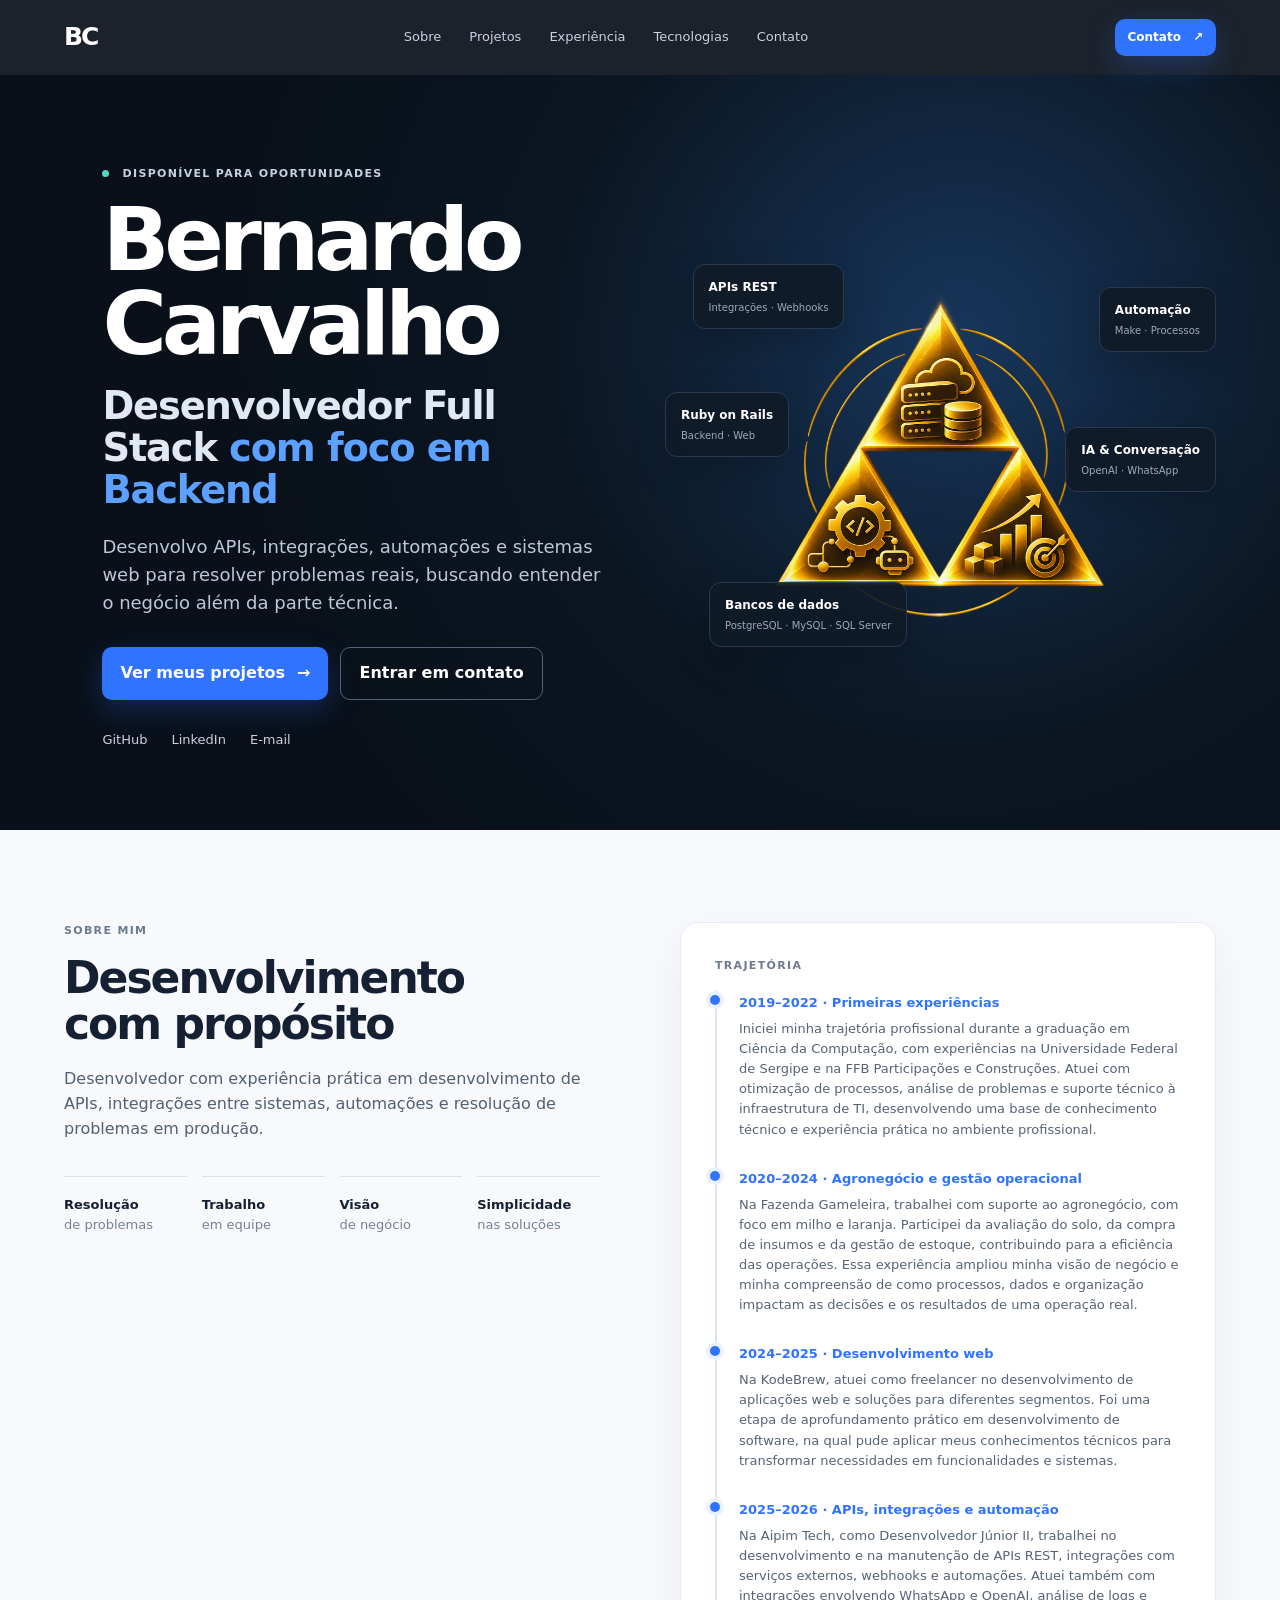
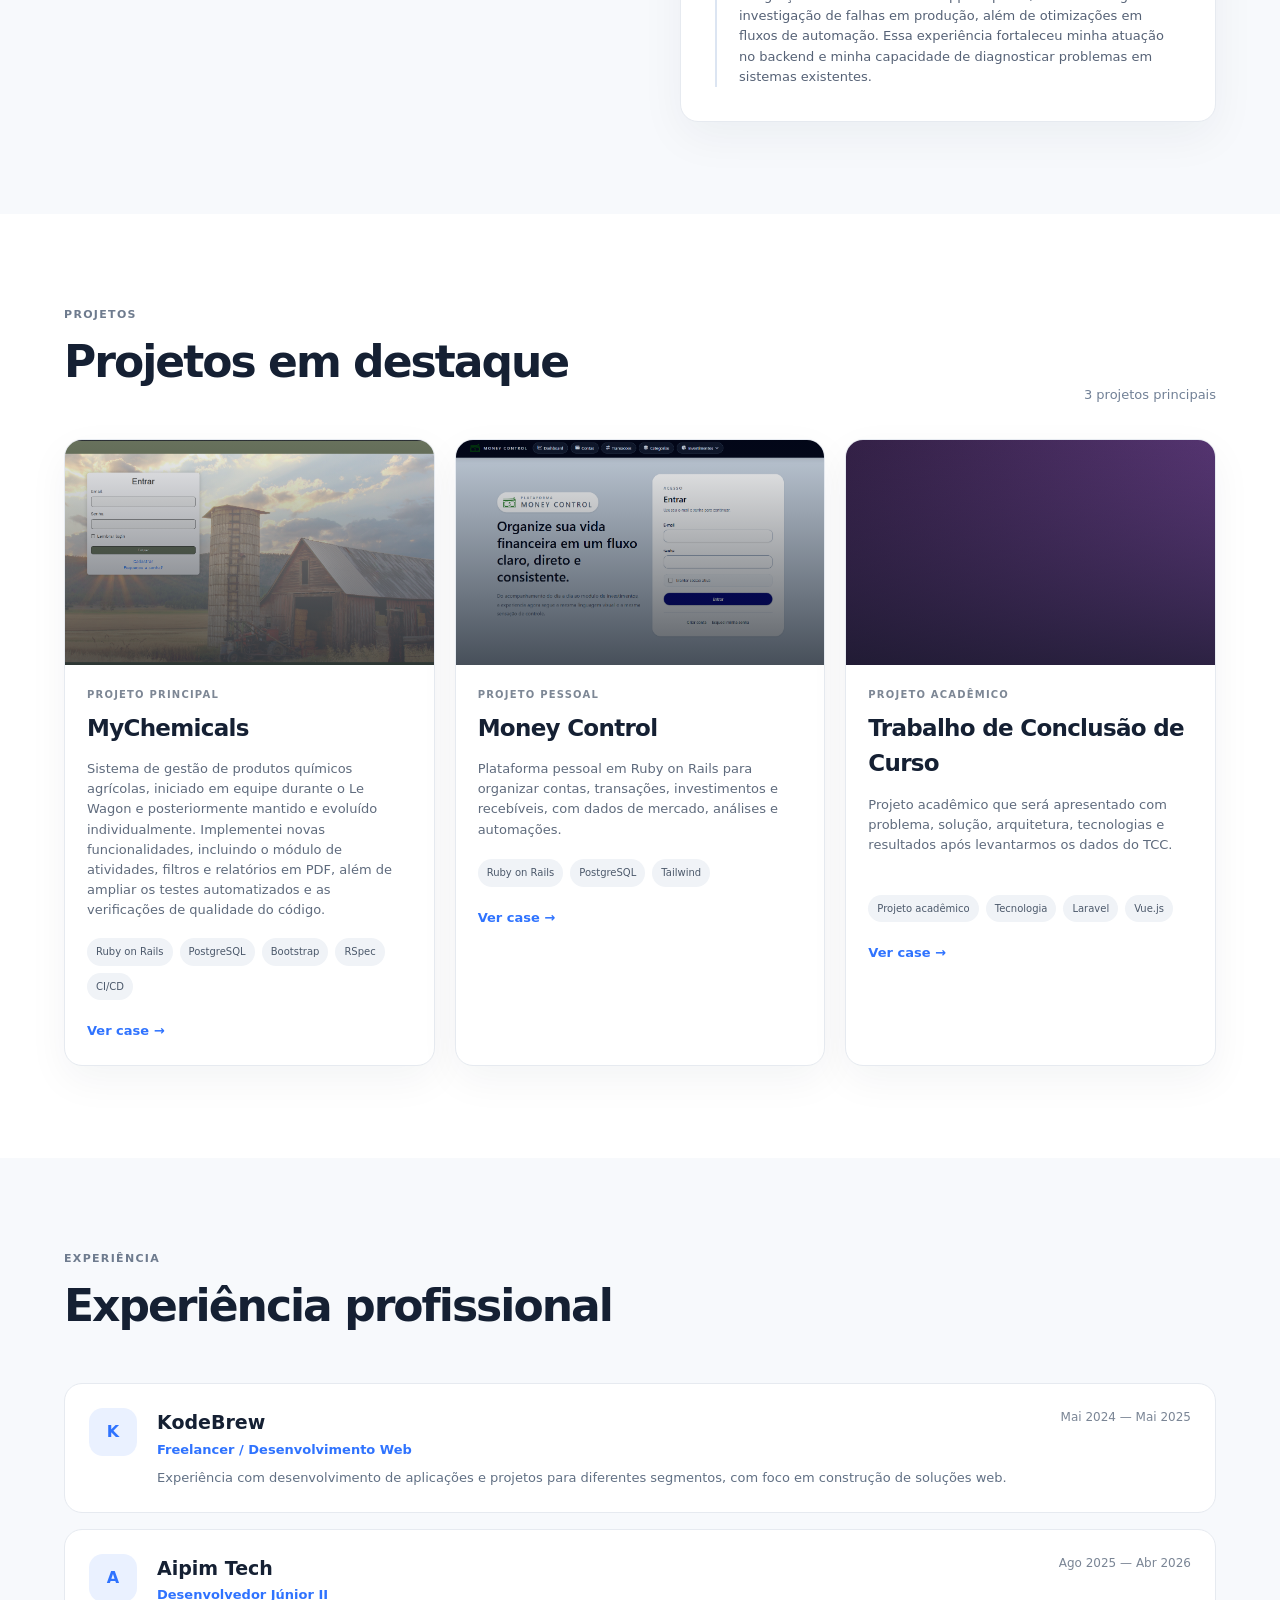
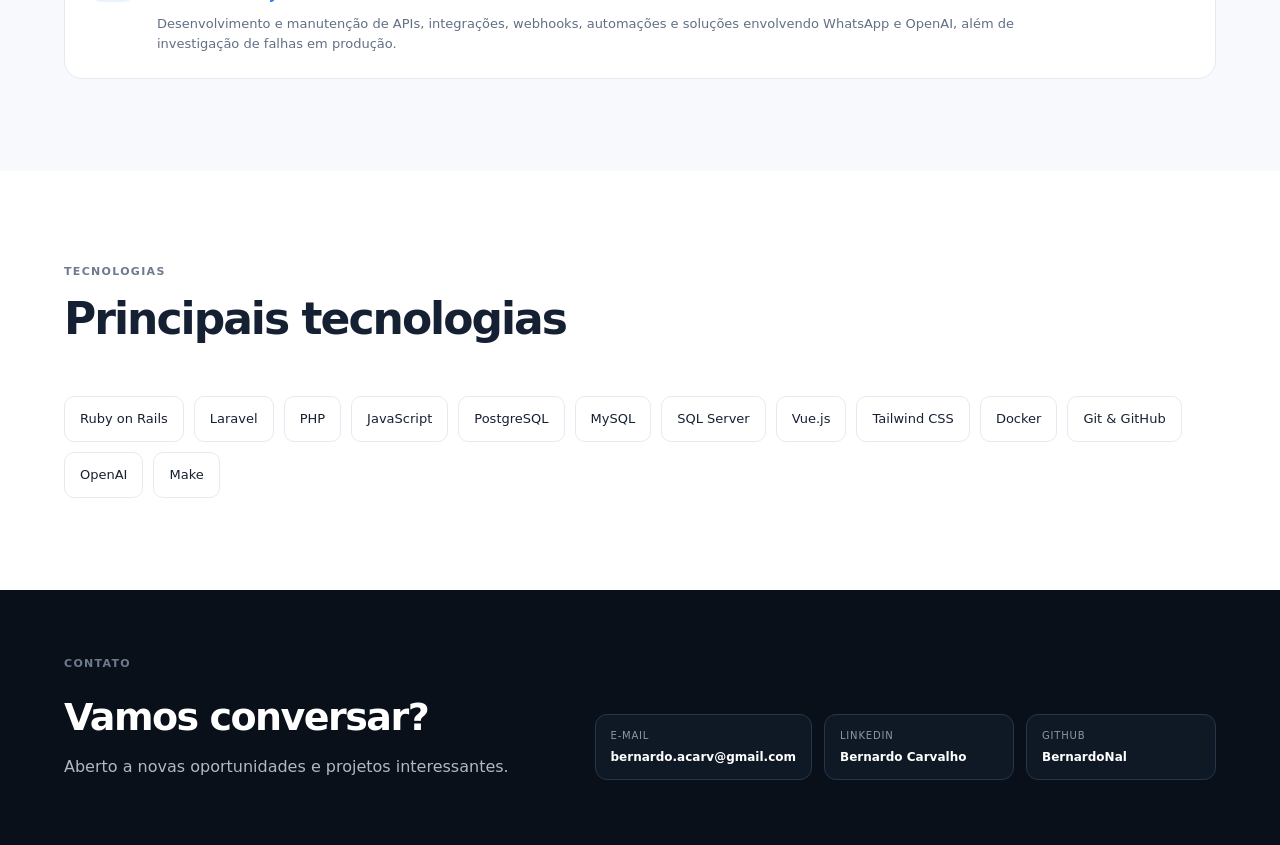
<file: index.html>
<!doctype html>
<html lang="pt-BR">
<head>
  <meta charset="utf-8" />
  <meta name="viewport" content="width=device-width, initial-scale=1" />
  <meta name="description" content="Portfólio de Bernardo Carvalho — Desenvolvedor Full Stack com foco em Backend." />
  <title>Bernardo Carvalho — Desenvolvedor Full Stack</title>
  <link rel="stylesheet" href="styles.css" />
</head>
<body>
  <header class="site-header">
    <a class="brand" href="#top" aria-label="Início">BC</a>
    <nav class="nav" aria-label="Navegação principal">
      <a href="#sobre">Sobre</a>
      <a href="#projetos">Projetos</a>
      <a href="#experiencia">Experiência</a>
      <a href="#tecnologias">Tecnologias</a>
      <a href="#contato">Contato</a>
    </nav>
    <a class="button button-small" href="#contato">Contato <span>↗</span></a>
  </header>

  <main id="top">
    <section class="hero section">
      <div class="hero-copy">
        <p class="eyebrow"><span class="status-dot"></span> DISPONÍVEL PARA OPORTUNIDADES</p>
        <h1>Bernardo<br />Carvalho</h1>
        <h2>Desenvolvedor Full Stack <span>com foco em Backend</span></h2>
        <p class="lead">Desenvolvo APIs, integrações, automações e sistemas web para resolver problemas reais, buscando entender o negócio além da parte técnica.</p>
        <div class="hero-actions">
          <a class="button" href="#projetos">Ver meus projetos <span>→</span></a>
          <a class="button button-ghost" href="#contato">Entrar em contato</a>
        </div>
        <div class="socials">
          <a href="https://github.com/BernardoNal" aria-label="GitHub">GitHub</a>
          <a href="https://www.linkedin.com/in/bernardo-carvalho-bac/" aria-label="LinkedIn">LinkedIn</a>
          <a href="mailto:bernardo.carvalho.bac@gmail.com" aria-label="E-mail">E-mail</a>
        </div>
      </div>
      <div class="hero-visual" aria-label="Resumo visual das principais competências">
        <div class="profile-placeholder" aria-label="Triforce dourada representando tecnologia e crescimento">
          <img class="profile-image" src="images/Triforce%20Dourada%20de%20Tecnologia%20e%20Crescimento.png" alt="Triforce dourada com símbolos de tecnologia, dados e crescimento" />
        </div>
        <div class="tech-card card-one"><strong>APIs REST</strong><span>Integrações · Webhooks</span></div>
        <div class="tech-card card-two"><strong>Ruby on Rails</strong><span>Backend · Web</span></div>
        <div class="tech-card card-three"><strong>Automação</strong><span>Make · Processos</span></div>
        <div class="tech-card card-four"><strong>IA & Conversação</strong><span>OpenAI · WhatsApp</span></div>
        <div class="tech-card card-five"><strong>Bancos de dados</strong><span>PostgreSQL · MySQL · SQL Server</span></div>
      </div>
    </section>

    <section id="sobre" class="section section-light split">
      <div>
        <p class="eyebrow">SOBRE MIM</p>
        <h2>Desenvolvimento<br />com propósito</h2>
        <p>Desenvolvedor com experiência prática em desenvolvimento de APIs, integrações entre sistemas, automações e resolução de problemas em produção.</p>
        <div class="pill-grid">
          <div><strong>Resolução</strong><span>de problemas</span></div>
          <div><strong>Trabalho</strong><span>em equipe</span></div>
          <div><strong>Visão</strong><span>de negócio</span></div>
          <div><strong>Simplicidade</strong><span>nas soluções</span></div>
        </div>
      </div>
      <div class="timeline-card">
        <p class="eyebrow">TRAJETÓRIA</p>
        <div class="timeline">
          <div>
            <b>2019–2022 · Primeiras experiências</b>
            <p>Iniciei minha trajetória profissional durante a graduação em Ciência da Computação, com experiências na Universidade Federal de Sergipe e na FFB Participações e Construções. Atuei com otimização de processos, análise de problemas e suporte técnico à infraestrutura de TI, desenvolvendo uma base de conhecimento técnico e experiência prática no ambiente profissional.</p>
          </div>
          <div>
            <b>2020–2024 · Agronegócio e gestão operacional</b>
            <p>Na Fazenda Gameleira, trabalhei com suporte ao agronegócio, com foco em milho e laranja. Participei da avaliação do solo, da compra de insumos e da gestão de estoque, contribuindo para a eficiência das operações. Essa experiência ampliou minha visão de negócio e minha compreensão de como processos, dados e organização impactam as decisões e os resultados de uma operação real.</p>
          </div>
          <div>
            <b>2024–2025 · Desenvolvimento web</b>
            <p>Na KodeBrew, atuei como freelancer no desenvolvimento de aplicações web e soluções para diferentes segmentos. Foi uma etapa de aprofundamento prático em desenvolvimento de software, na qual pude aplicar meus conhecimentos técnicos para transformar necessidades em funcionalidades e sistemas.</p>
          </div>
          <div>
            <b>2025–2026 · APIs, integrações e automação</b>
            <p>Na Aipim Tech, como Desenvolvedor Júnior II, trabalhei no desenvolvimento e na manutenção de APIs REST, integrações com serviços externos, webhooks e automações. Atuei também com integrações envolvendo WhatsApp e OpenAI, análise de logs e investigação de falhas em produção, além de otimizações em fluxos de automação. Essa experiência fortaleceu minha atuação no backend e minha capacidade de diagnosticar problemas em sistemas existentes.</p>
          </div>
        </div>
      </div>
    </section>

    <section id="projetos" class="section">
      <div class="section-heading">
        <div><p class="eyebrow">PROJETOS</p><h2>Projetos em destaque</h2></div>
        <span class="muted">3 projetos principais</span>
      </div>
      <div class="project-grid">
        <article class="project-card featured">
          <div class="project-image image-mychemicals"></div>
          <div class="project-body">
            <p class="project-kicker">PROJETO PRINCIPAL</p>
            <h3>MyChemicals</h3>
            <p>Sistema de gestão de produtos químicos agrícolas, iniciado em equipe durante o Le Wagon e posteriormente mantido e evoluído individualmente. Implementei novas funcionalidades, incluindo o módulo de atividades, filtros e relatórios em PDF, além de ampliar os testes automatizados e as verificações de qualidade do código.</p>
            <div class="tags"><span>Ruby on Rails</span><span>PostgreSQL</span><span>Bootstrap</span><span>RSpec</span><span>CI/CD</span></div>
            <a href="projetos/mychemicals.html">Ver case →</a>
          </div>
        </article>
        <article class="project-card">
          <div class="project-image image-money"></div>
          <div class="project-body">
            <p class="project-kicker">PROJETO PESSOAL</p>
            <h3>Money Control</h3>
            <p>Plataforma pessoal em Ruby on Rails para organizar contas, transações, investimentos e recebíveis, com dados de mercado, análises e automações.</p>
            <div class="tags"><span>Ruby on Rails</span><span>PostgreSQL</span><span>Tailwind</span></div>
            <a href="projetos/money-control.html">Ver case →</a>
          </div>
        </article>
        <article class="project-card">
          <div class="project-image image-tcc"></div>
          <div class="project-body">
            <p class="project-kicker">PROJETO ACADÊMICO</p>
            <h3>Trabalho de Conclusão de Curso</h3>
            <p>Projeto acadêmico que será apresentado com problema, solução, arquitetura, tecnologias e resultados após levantarmos os dados do TCC.</p>
            <div class="tags"><span>Projeto acadêmico</span><span>Tecnologia</span><span>Laravel</span><span>Vue.js</span></div>
            <a href="#contato">Ver case →</a>
          </div>
        </article>
      </div>
    </section>

    <section id="experiencia" class="section section-light">
      <div class="section-heading"><div><p class="eyebrow">EXPERIÊNCIA</p><h2>Experiência profissional</h2></div></div>
      <div class="experience-list">
        <article class="experience-card">
          <div class="experience-mark">K</div>
          <div><h3>KodeBrew</h3><p class="role">Freelancer / Desenvolvimento Web</p><p>Experiência com desenvolvimento de aplicações e projetos para diferentes segmentos, com foco em construção de soluções web.</p></div>
          <span class="date">Mai 2024 — Mai 2025</span>
        </article>
        <article class="experience-card">
          <div class="experience-mark">A</div>
          <div><h3>Aipim Tech</h3><p class="role">Desenvolvedor Júnior II</p><p>Desenvolvimento e manutenção de APIs, integrações, webhooks, automações e soluções envolvendo WhatsApp e OpenAI, além de investigação de falhas em produção.</p></div>
          <span class="date">Ago 2025 — Abr 2026</span>
        </article>
      </div>
    </section>

    <section id="tecnologias" class="section">
      <div class="section-heading"><div><p class="eyebrow">TECNOLOGIAS</p><h2>Principais tecnologias</h2></div></div>
      <div class="tech-list">
        <span>Ruby on Rails</span><span>Laravel</span><span>PHP</span><span>JavaScript</span><span>PostgreSQL</span><span>MySQL</span><span>SQL Server</span><span>Vue.js</span><span>Tailwind CSS</span><span>Docker</span><span>Git & GitHub</span><span>OpenAI</span><span>Make</span>
      </div>
    </section>
  </main>

  <footer id="contato" class="footer">
    <div><p class="eyebrow">CONTATO</p><h2>Vamos conversar?</h2><p>Aberto a novas oportunidades e projetos interessantes.</p></div>
    <div class="contact-links">
      <a href="mailto:bernardo.acarv@gmail.com"><span>E-mail</span><b>bernardo.acarv@gmail.com</b></a>
      <a href="https://www.linkedin.com/in/bernardo-carvalho-bac/"><span>LinkedIn</span><b>Bernardo Carvalho</b></a>
      <a href="https://github.com/BernardoNal"><span>GitHub</span><b>BernardoNal</b></a>
    </div>
  </footer>
  <script src="script.js"></script>
</body>
</html>
</file>
<file: styles.css>
:root {
  --bg: #091019;
  --panel: #101b28;
  --text: #152033;
  --muted: #657083;
  --white: #fff;
  --line: #e6eaf0;
  --accent: #2f73ff;
  --accent2: #5ba4ff;
  --light: #f7f9fc;
  --radius: 18px;
}

* {
  box-sizing: border-box;
}

html {
  scroll-behavior: smooth;
}

body {
  margin: 0;
  font-family: Inter, ui-sans-serif, system-ui, -apple-system, BlinkMacSystemFont, "Segoe UI", sans-serif;
  color: var(--text);
  background: #fff;
  line-height: 1.55;
}

a {
  color: inherit;
  text-decoration: none;
}

.site-header {
  position: sticky;
  top: 0;
  z-index: 20;
  display: flex;
  align-items: center;
  justify-content: space-between;
  gap: 28px;
  padding: 18px max(5vw, 28px);
  background: rgba(9, 16, 25, .92);
  backdrop-filter: blur(16px);
  color: #fff;
}

.brand {
  font-size: 25px;
  font-weight: 900;
  letter-spacing: -.08em;
}

.nav {
  display: flex;
  gap: 28px;
  color: #c8d1de;
  font-size: 13px;
}

.nav a:hover {
  color: #fff;
}

.section {
  max-width: 1280px;
  margin: auto;
  padding: 92px max(5vw, 28px);
}

.section-light {
  max-width: none;
  background: var(--light);
}

.section-light > * {
  max-width: 1180px;
  margin-right: auto;
  margin-left: auto;
}

.section-heading {
  display: flex;
  align-items: end;
  justify-content: space-between;
  margin-bottom: 34px;
}

.section-heading h2,
.split h2 {
  margin: 0 0 20px;
  font-size: 44px;
  line-height: 1.05;
  letter-spacing: -.045em;
}

.eyebrow {
  margin: 0 0 16px;
  color: #6e7b8e;
  font-size: 11px;
  font-weight: 800;
  letter-spacing: .12em;
}

.muted {
  color: #718096;
  font-size: 13px;
}

.button {
  display: inline-flex;
  align-items: center;
  gap: 12px;
  padding: 13px 18px;
  border-radius: 10px;
  background: var(--accent);
  box-shadow: 0 10px 28px rgba(47, 115, 255, .25);
  color: #fff;
  font-weight: 750;
}

.button:hover {
  transform: translateY(-1px);
}

.button-ghost {
  border: 1px solid #526276;
  background: transparent;
  box-shadow: none;
}

.button-small {
  padding: 9px 13px;
  font-size: 12px;
}

.hero {
  display: grid;
  grid-template-columns: 1fr 1fr;
  align-items: center;
  gap: 50px;
  min-height: 680px;
  max-width: none;
  padding-top: 90px;
  padding-bottom: 80px;
  background: radial-gradient(circle at 75% 35%, #17365b 0, #0b1622 38%, #091019 68%);
  color: #fff;
}

.hero-copy {
  max-width: 650px;
  margin-left: max(0px, 3vw);
}

.hero .eyebrow {
  color: #c5d1df;
}

.hero h1 {
  margin: 0 0 18px;
  font-size: clamp(54px, 7vw, 88px);
  line-height: .96;
  letter-spacing: -.06em;
}

.hero h2 {
  margin: 0 0 22px;
  color: #dfe8f3;
  font-size: clamp(25px, 3vw, 39px);
  line-height: 1.1;
  letter-spacing: -.03em;
}

.hero h2 span {
  color: #5ca1ff;
}

.lead {
  max-width: 620px;
  color: #bdc8d6;
  font-size: 18px;
}

.hero-actions {
  display: flex;
  flex-wrap: wrap;
  gap: 12px;
  margin: 30px 0;
}

.socials {
  display: flex;
  gap: 24px;
  color: #c8d1de;
  font-size: 13px;
}

.status-dot {
  display: inline-block;
  width: 7px;
  height: 7px;
  margin-right: 8px;
  border-radius: 50%;
  background: #55d6c2;
}

.hero-visual {
  position: relative;
  display: flex;
  align-items: center;
  justify-content: center;
  min-height: 470px;
}

.profile-placeholder {
  position: relative;
  display: grid;
  width: 330px;
  height: 430px;
  place-items: center;
}

.profile-image {
  display: block;
  width: 400px;
  max-width: 105%;
  height: auto;
}

.tech-card {
  position: absolute;
  display: flex;
  flex-direction: column;
  gap: 3px;
  padding: 13px 15px;
  border: 1px solid #2a3a4e;
  border-radius: 12px;
  background: rgba(16, 27, 40, .92);
  box-shadow: 0 14px 40px rgba(0, 0, 0, .2);
}

.tech-card strong {
  font-size: 12px;
}

.tech-card span {
  color: #9aabba;
  font-size: 10px;
}

.card-one {
  top: 42px;
  left: 5%;
}

.card-two {
  top: 170px;
  left: 0;
}

.card-three {
  top: 65px;
  right: 0;
}

.card-four {
  top: 205px;
  right: 0;
}

.card-five {
  bottom: 45px;
  left: 8%;
}

.split {
  display: grid;
  grid-template-columns: 1fr 1fr;
  gap: 80px;
}

.split > div > p:not(.eyebrow) {
  max-width: 560px;
  color: #526071;
}

.pill-grid {
  display: grid;
  grid-template-columns: repeat(4, 1fr);
  gap: 15px;
  margin-top: 34px;
}

.pill-grid div {
  padding-top: 18px;
  border-top: 1px solid #dce2ea;
}

.pill-grid strong,
.pill-grid span {
  display: block;
  font-size: 13px;
}

.pill-grid span {
  color: #768194;
}

.timeline-card {
  padding: 34px;
  border: 1px solid var(--line);
  border-radius: var(--radius);
  background: #fff;
  box-shadow: 0 15px 45px rgba(22, 35, 55, .05);
}

.timeline {
  padding-left: 22px;
  border-left: 2px solid #dce5f2;
}

.timeline > div {
  position: relative;
  margin-bottom: 26px;
}

.timeline > div:last-child {
  margin-bottom: 0;
}

.timeline > div::before {
  position: absolute;
  top: 5px;
  left: -29px;
  width: 10px;
  height: 10px;
  border-radius: 50%;
  background: var(--accent);
  box-shadow: 0 0 0 4px #eaf1ff;
  content: "";
}

.timeline b {
  color: var(--accent);
  font-size: 13px;
}

.timeline p {
  margin: 4px 0 0;
  color: #566276;
  font-size: 13px;
}

.project-grid {
  display: grid;
  grid-template-columns: repeat(3, 1fr);
  gap: 20px;
}

.project-card {
  overflow: hidden;
  border: 1px solid var(--line);
  border-radius: var(--radius);
  background: #fff;
  box-shadow: 0 14px 40px rgba(25, 40, 60, .05);
}

.project-image {
  position: relative;
  display: flex;
  align-items: flex-end;
  height: 225px;
  padding: 22px;
  overflow: hidden;
  background-position: center;
  background-size: cover;
  color: #fff;
  font-size: 21px;
  font-weight: 850;
  letter-spacing: -.02em;
}

.project-image::before {
  position: absolute;
  inset: 0;
  background: linear-gradient(180deg, rgba(9, 16, 25, .05), rgba(9, 16, 25, .68));
  content: "";
}

.project-image span {
  position: relative;
  z-index: 1;
}

.image-mychemicals {
  background-image: url("images/mychemical/mychemical-login.png");
  background-position: center 35%;
}

.image-money {
  background-image: url("images/money%20control/login-%20MC.png");
}

.image-tcc {
  background: linear-gradient(145deg, #352148, #77489b);
}

.project-body {
  padding: 22px;
}

.project-kicker {
  margin: 0 0 8px;
  color: #7d8795;
  font-size: 10px;
  font-weight: 800;
  letter-spacing: .12em;
}

.project-body h3 {
  margin: 0 0 8px;
  font-size: 23px;
  letter-spacing: -.03em;
}

.project-body p:not(.project-kicker) {
  min-height: 82px;
  color: #5f6b7d;
  font-size: 13px;
}

.tags {
  display: flex;
  flex-wrap: wrap;
  gap: 7px;
  margin: 18px 0;
}

.tags span {
  padding: 6px 9px;
  border-radius: 99px;
  background: #f0f3f7;
  color: #4c596b;
  font-size: 10px;
}

.project-body a {
  color: var(--accent);
  font-size: 13px;
  font-weight: 800;
}

.project-preview {
  position: relative;
  display: block;
  width: 100%;
  overflow: hidden;
  border: 1px solid #27415e;
  border-radius: 16px;
  background: #101b28;
  box-shadow: 0 24px 60px rgba(0, 0, 0, 0.3);
}

.project-preview img {
  display: block;
  width: 100%;
  height: auto;
  transition: transform 0.3s ease;
}

.preview-overlay {
  position: absolute;
  inset: auto 0 0;
  display: flex;
  align-items: center;
  justify-content: space-between;
  padding: 20px;
  color: #fff;
  font-size: 14px;
  font-weight: 750;
  background: linear-gradient(
    transparent,
    rgba(9, 16, 25, 0.9)
  );
  opacity: 0;
  transition: opacity 0.3s ease;
}

.project-preview:hover img {
  transform: scale(1.025);
}

.project-preview:hover .preview-overlay,
.project-preview:focus-visible .preview-overlay {
  opacity: 1;
}

.project-preview:focus-visible {
  outline: 3px solid var(--accent2);
  outline-offset: 4px;
}

@media (hover: none) {
  .preview-overlay {
    opacity: 1;
  }
}

.experience-list {
  display: grid;
  gap: 16px;
}

.experience-card {
  display: grid;
  grid-template-columns: 48px 1fr auto;
  align-items: start;
  gap: 20px;
  padding: 24px;
  border: 1px solid var(--line);
  border-radius: var(--radius);
  background: #fff;
}

.experience-mark {
  display: grid;
  width: 48px;
  height: 48px;
  place-items: center;
  border-radius: 14px;
  background: #eaf1ff;
  color: var(--accent);
  font-weight: 900;
}

.experience-card h3 {
  margin: 0;
  font-size: 19px;
}

.experience-card .role {
  margin: 2px 0 8px;
  color: var(--accent);
  font-size: 13px;
  font-weight: 700;
}

.experience-card p {
  margin: 0;
  color: #617084;
  font-size: 13px;
}

.date {
  color: #7a8595;
  font-size: 12px;
  white-space: nowrap;
}

.tech-list {
  display: flex;
  flex-wrap: wrap;
  gap: 10px;
}

.tech-list span {
  padding: 12px 15px;
  border: 1px solid var(--line);
  border-radius: 10px;
  background: #fff;
  font-size: 13px;
}

.footer {
  display: flex;
  align-items: end;
  justify-content: space-between;
  gap: 40px;
  padding: 65px max(5vw, 28px);
  background: #091019;
  color: #fff;
}

.footer h2 {
  margin: 0 0 8px;
  font-size: 38px;
  letter-spacing: -.04em;
}

.footer p:not(.eyebrow) {
  margin: 0;
  color: #aeb9c7;
}

.contact-links {
  display: flex;
  flex-wrap: wrap;
  gap: 12px;
}

.contact-links a {
  display: flex;
  flex-direction: column;
  min-width: 190px;
  padding: 13px 15px;
  border: 1px solid #26364a;
  border-radius: 12px;
  background: #0e1925;
}

.contact-links span {
  color: #8998aa;
  font-size: 10px;
  letter-spacing: .08em;
  text-transform: uppercase;
}

.contact-links b {
  margin-top: 4px;
  font-size: 12px;
}

.case-screenshot-link {
  display: block;
  width: 100%;
  height: 260px;
  overflow: hidden;
  background: #f2f3f5;
}

.case-screenshot {
  display: block;
  width: 100%;
  height: 100%;
  object-fit: contain;
  object-position: center;
}

.lightbox[hidden] {
  display: none;
}

.lightbox {
  position: fixed;
  inset: 0;
  z-index: 9999;
  display: flex;
  align-items: center;
  justify-content: center;
  padding: 40px;
  background: rgba(5, 12, 24, 0.92);
}

.lightbox-image {
  display: block;
  max-width: 100%;
  max-height: 88vh;
  object-fit: contain;
  border-radius: 8px;
  box-shadow: 0 20px 60px rgba(0, 0, 0, 0.4);
}

.lightbox-close {
  position: absolute;
  top: 18px;
  right: 24px;
  border: 0;
  background: transparent;
  color: white;
  font-size: 38px;
  cursor: pointer;
}

@media (max-width: 900px) {
  .nav {
    display: none;
  }

  .hero,
  .split {
    grid-template-columns: 1fr;
  }

  .hero {
    padding-top: 70px;
  }

  .hero-visual {
    min-height: 420px;
  }

  .project-grid {
    grid-template-columns: 1fr;
  }

  .pill-grid {
    grid-template-columns: repeat(2, 1fr);
  }

  .footer {
    flex-direction: column;
    align-items: flex-start;
  }

  .experience-card {
    grid-template-columns: 48px 1fr;
  }

  .date {
    grid-column: 2;
  }

  .section {
    padding-top: 30px;
    padding-bottom: 30px;
  }

  .case-screenshot-link {
    height: 230px;
  }
}

@media (max-width: 560px) {
  .hero h1 {
    font-size: 55px;
  }

  .hero-visual {
    transform: scale(.85);
    transform-origin: center;
  }

  .section-heading {
    display: block;
  }

  .pill-grid {
    grid-template-columns: 1fr 1fr;
  }

  .experience-card {
    grid-template-columns: 1fr;
  }

  .experience-mark {
    width: 42px;
    height: 42px;
  }

  .date {
    grid-column: auto;
  }

  .contact-links a {
    min-width: 100%;
  }

  .site-header .button {
    display: none;
  }
}
</file>
